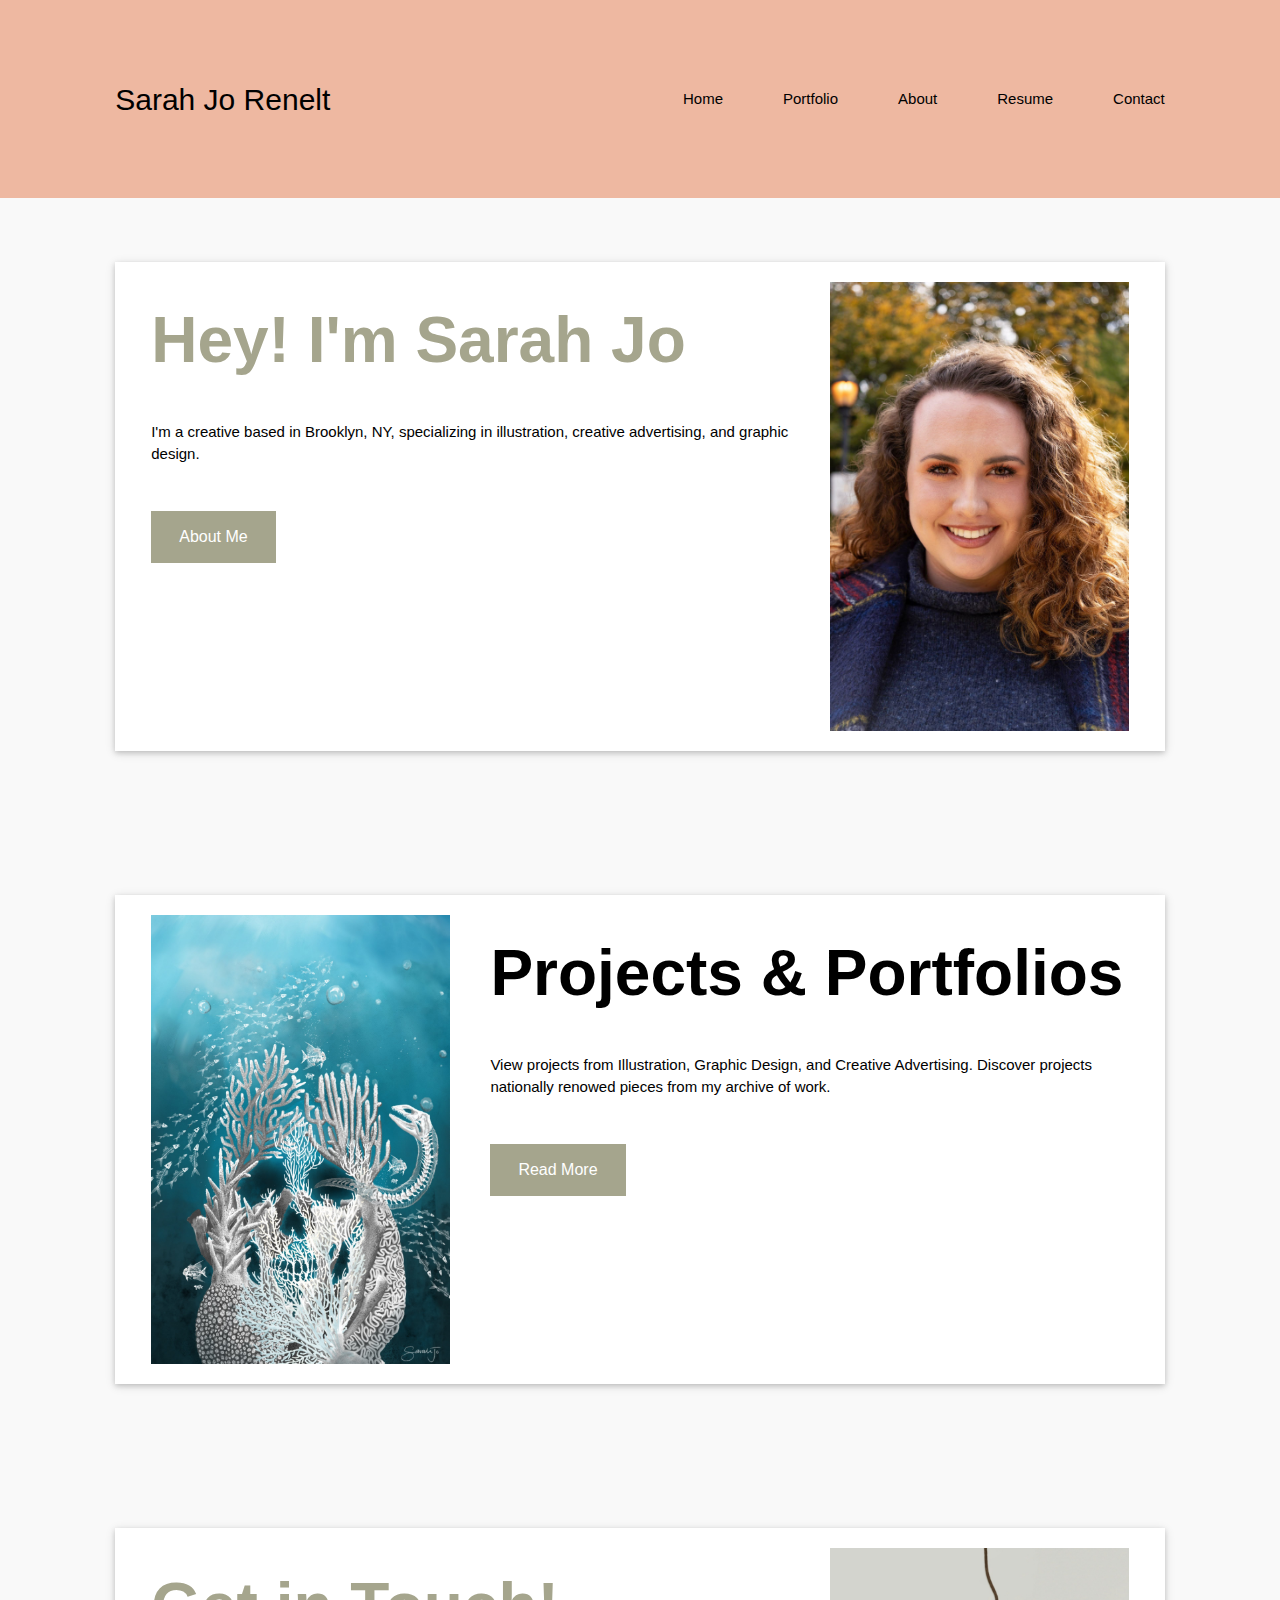
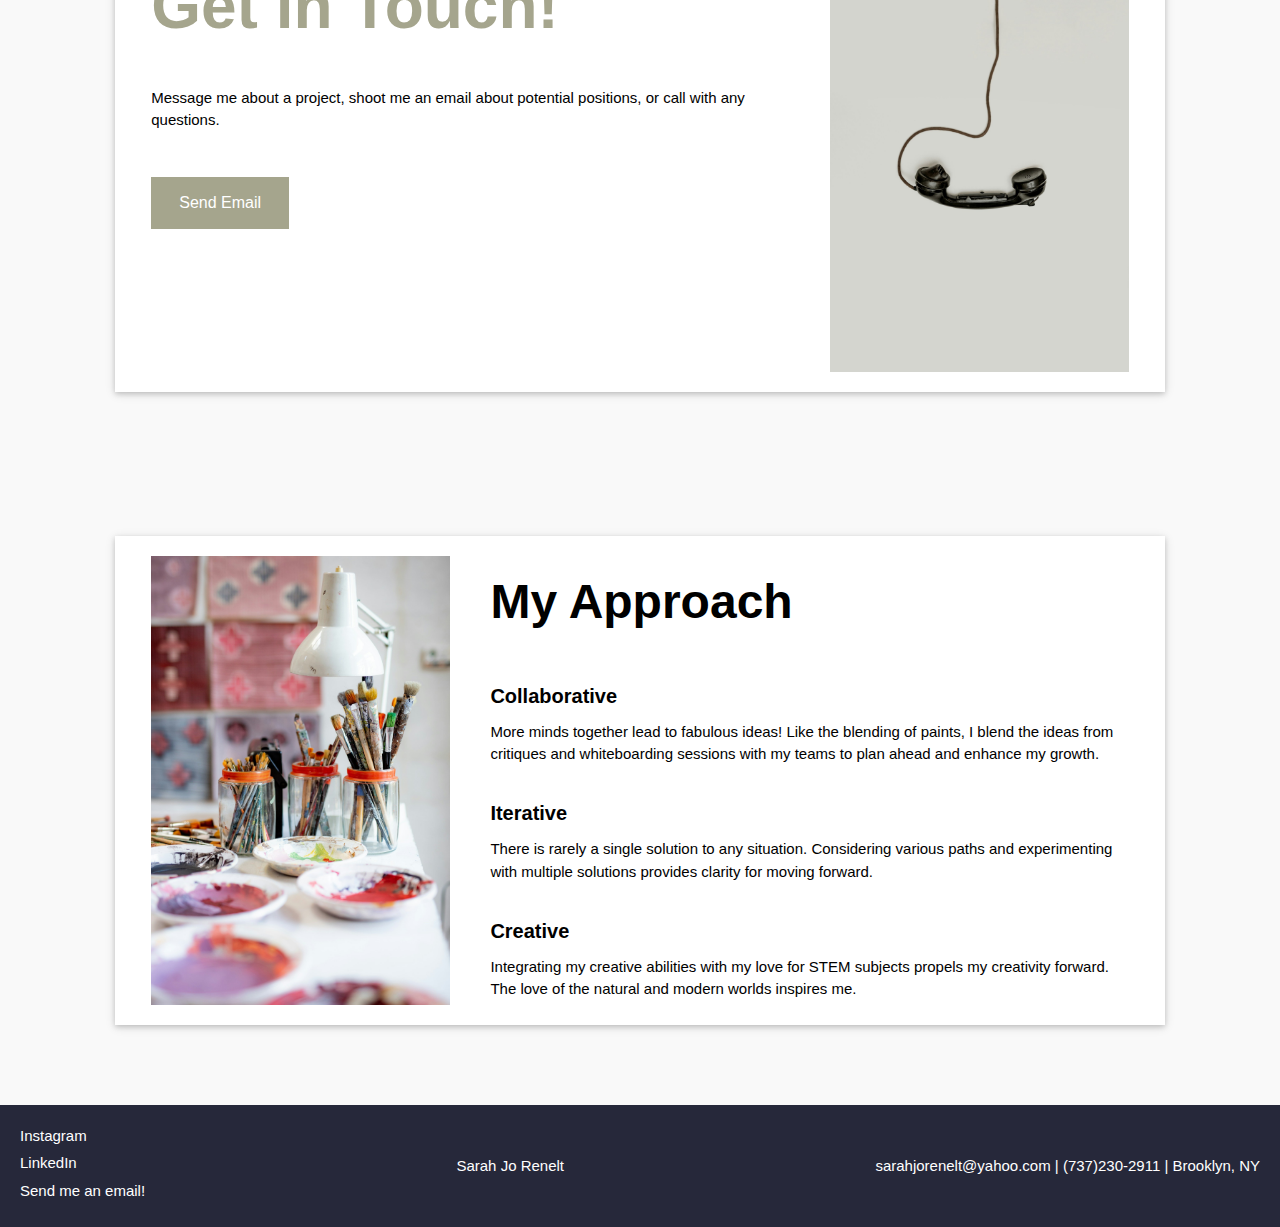
<file: Sarah Renelt Final/index.html>
<!DOCTYPE html>
<html lang="en">
<head>
  <meta charset="UTF-8">
  <meta name="viewport" content="width=device-width, initial-scale=1.0">
  <title>SarahJo's Portfolio</title>
  <link rel="stylesheet" href="styles.css">
  <link rel="stylesheet" href="https://www.w3schools.com/w3css/4/w3.css">
</head>
<body>

  <!-- Header -->
  <header>
    <div class="container"> 
        <nav class="navbar">
          <a href="index.html" class="nav-branding">Sarah Jo Renelt</a>
          <ul class="nav-menu">
            <li class="nav-item">
              <a href="index.html" class="nav-link">Home</a>
            </li>
            <li class="nav-item">
              <a href="portfolio.html" class="nav-link">Portfolio</a>
            </li>
            <li class="nav-item">
              <a href="about.html" class="nav-link">About</a>
            </li>
            <li class="nav-item">
              <a href="resume.html" class="nav-link">Resume</a>
            </li>
            <li class="nav-item">
              <a href="contact.html" class="nav-link">Contact</a>
            </li>
          </ul>
          <div class="hamburger">
            <span class="bar"></span>
            <span class="bar"></span>
            <span class="bar"></span>
          </div>
        </nav>
     </div>
   </header>

<!-- Introduction Section -->
<div class="container">
      <div class="w3-container w3-card w3-white w3-margin-bottom">
  <div class="row">
    <div class="column-66">
      <h1 class="xlarge-font" style="color:#a5a58d;"><b>Hey! I'm Sarah Jo</b></h1><br>
      <p>I'm a creative based in Brooklyn, NY, specializing in illustration, creative advertising, and graphic design.</p><br><br>
      <button class="button"><a href="about.html" class="nav-button"><style="background-color:#26283a">About Me</button>
    </div>
    <div class="column-33">
        <img src="assets/pic_of_me_1.jpeg" width="335" height="471">
        </div>
    </div>
  </div>
</div>


<!-- Projects & Portfolios -->
<div class="container">
<div class="w3-container w3-card w3-white w3-margin-bottom">
  <div class="row">
    <div class="column">
        <div class="column-33">
      <img src="assets/skull.jpg" width="335px" height="471px">
    </div>
   </div>
    <div class="column-66">
      <h1 class="xlarge-font"><b>Projects & Portfolios</b></h1><br>
      <p>View projects from Illustration, Graphic Design, and Creative Advertising. Discover projects nationally renowed pieces from my archive of work.</p><br><br>
      <button class="button"><a href="portfolio.html" class="nav-button"> <style="background-color:#26283a">Read More</button>
      </div>
    </div>
  </div>
</div>

<!-- Get in Touch -->
<div class="container">
      <div class="w3-container w3-card w3-white w3-margin-bottom">
  <div class="row">
    <div class="column-66">
      <h1 class="xlarge-font" style="color:#a5a58d;"><b>Get in Touch!</b></h1><br>
      <p>Message me about a project, shoot me an email about potential positions, or call with any questions.</p><br><br>
       <!-- Email Button -->
      <button class="button"><a href="mailto:sarahjorenelt@yahoo.com" class="email-button">Send Email</a></button> 
    </div>
    <div class="column-33">
        <img src="assets/phone.jpeg" width="335" height="471" >
    </div>
  </div>
</div>
</div>



  <!-- My Approach Section -->
  <div class="container">
  <div class="w3-container w3-card w3-white w3-margin-bottom">
  <div class="row">
    <div class="column">
        <div class="column-33">
      <img src="assets/approach_photo.jpeg" width="335px" height="471px">
    </div>
   </div>
    <div class="column-66">
      <h1 class="large-font"><b>My Approach</b></h1><br>
       <h4><b>Collaborative</b></h4>
      <p>More minds together lead to fabulous ideas! Like the blending of paints, I blend the ideas from critiques and whiteboarding sessions with my teams to plan ahead and enhance my growth.</p><br>
      <h4><b>Iterative</B></h4>
      <p>There is rarely a single solution to any situation. Considering various paths and experimenting with multiple solutions provides clarity for moving forward.</p><br>
      <h4><b>Creative</b></h4>
      <p>Integrating my creative abilities with my love for STEM subjects propels my creativity forward. The love of the natural and modern worlds inspires me.</p>
    </div>
  </div>
</div>
</div>
</section>

  <!-- Footer -->
  <footer class="footer">
    <div class="footer-links">
      <ul>
        <li><a href="https://www.instagram.com/sarahrenelt.art/">Instagram</a></li>
        <li><a href="https://www.linkedin.com/in/sarahrenelt">LinkedIn</a></li>
        <li><a href="mailto:sarahjorenelt@yahoo.com">Send me an email!</a></li>
      </ul>
    </div>
    <div class="footer-logo">Sarah Jo Renelt</div>
    <div class="footer-info">
      <p>sarahjorenelt@yahoo.com | (737)230-2911 | Brooklyn, NY</p>
    </div>
  </footer>
</body>
</html>
</file>
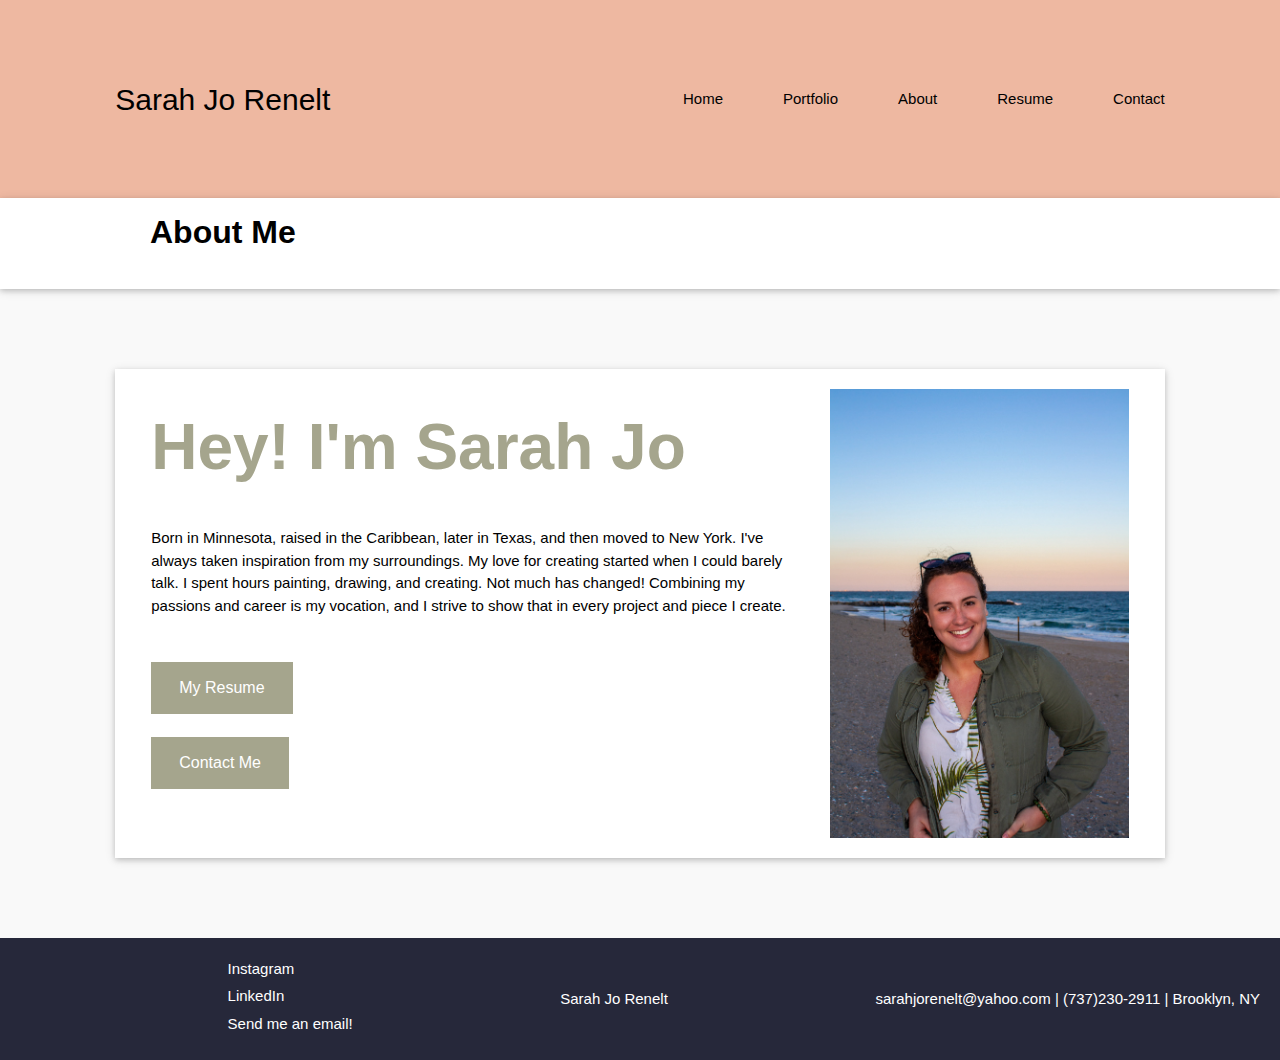
<file: Sarah Renelt Final/about.html>
<!DOCTYPE html>
<html lang="en">
<head>
  <meta charset="UTF-8">
  <meta name="viewport" content="width=device-width, initial-scale=1.0">
  <title>SarahJo's Portfolio</title>
  <link rel="stylesheet" href="styles.css">
  <link rel="stylesheet" href="https://www.w3schools.com/w3css/4/w3.css">
</head>
<body>

  <!-- Header -->
  <header>
	<div class="container"> 
		<nav class="navbar">
		  <a href="index.html" class="nav-branding">Sarah Jo Renelt</a>
		  <ul class="nav-menu">
			<li class="nav-item">
			  <a href="index.html" class="nav-link">Home</a>
			</li>
			<li class="nav-item">
			  <a href="portfolio.html" class="nav-link">Portfolio</a>
			</li>
			<li class="nav-item">
			  <a href="about.html" class="nav-link">About</a>
			</li>
			<li class="nav-item">
			  <a href="resume.html" class="nav-link">Resume</a>
			</li>
			<li class="nav-item">
			  <a href="contact.html" class="nav-link">Contact</a>
			</li>
		  </ul>
		  <div class="hamburger">
			<span class="bar"></span>
			<span class="bar"></span>
			<span class="bar"></span>
		  </div>
		</nav>
	 </div>
   </header>

   	<section class="projects" id="portfolio">
  <div class="w3-container w3-card w3-white w3-margin-bottom">
  <div class="w3-row-padding-32 w3-content">
	<h1 class="xlarge-font"><b>About Me</b></h1><br>
  </section>

 <!-- Introduction Section -->
<div class="container">
	  <div class="w3-container w3-card w3-white w3-margin-bottom">
  <div class="row">
	<div class="column-66">
	  <h1 class="xlarge-font" style="color:#a5a58d;"><b>Hey! I'm Sarah Jo</b></h1><br>
	  <p>Born in Minnesota, raised in the Caribbean, later in Texas, and then moved to New York. I've always taken inspiration from my surroundings.
	  My love for creating started when I could barely talk. I spent hours painting, drawing, and creating. Not much has changed! 
	  Combining my passions and career is my vocation, and I strive to show that in every project and piece I create.</p><br><br>
	  <button class="button"><a href="resume.html" class="nav-button"><style="background-color:#26283a">My Resume</button><br><br>
	  <button class="button"><a href="contact.html" class="nav-button"><style="background-color:#26283a">Contact Me</button><br>
	</div>
	<div class="column-33">
		<img src="assets/about2.jpg" width="335" height="471">
		</div>
	</div>
  </div>
  </div>


<!-- Footer -->
 <footer class="footer">
	<div class="footer-links">
	  <ul>
		<li><a href="https://www.instagram.com/sarahrenelt.art/">Instagram</a></li>
		<li><a href="https://www.linkedin.com/in/sarahrenelt">LinkedIn</a></li>
		<li><a href="mailto:sarahjorenelt@yahoo.com">Send me an email!</a></li>
	  </ul>
	</div>
	<div class="footer-logo">Sarah Jo Renelt</div>
	<div class="footer-info">
	  <p>sarahjorenelt@yahoo.com | (737)230-2911 | Brooklyn, NY</p>
	</div>
  </footer>
</body>
</html>
</file>
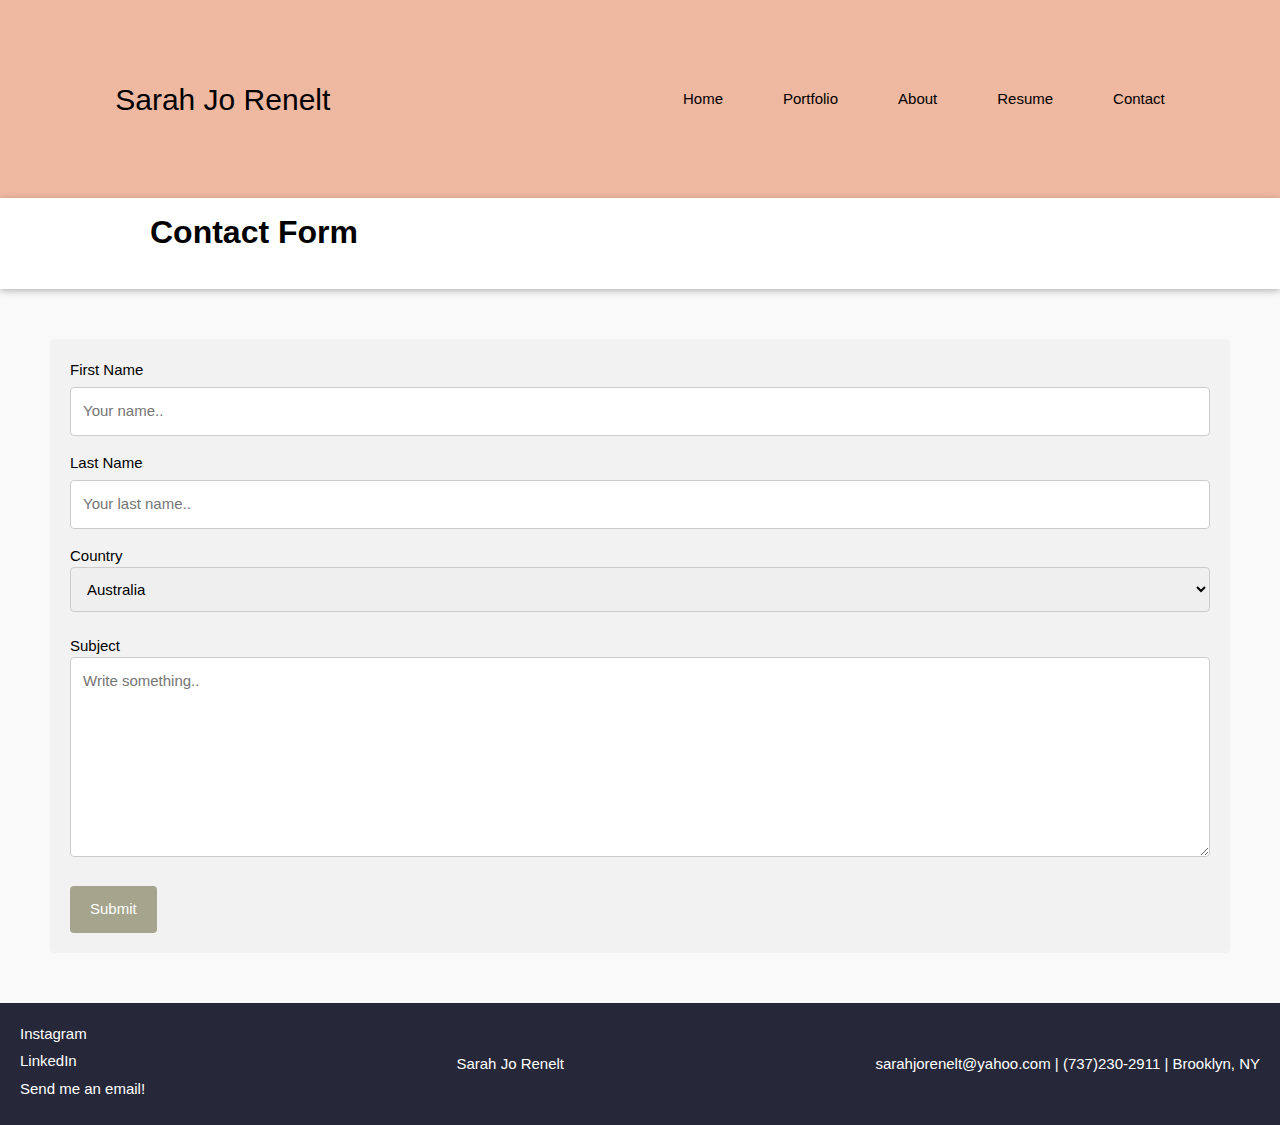
<file: Sarah Renelt Final/contact.html>
<!DOCTYPE html>
<html lang="en">
<head>
  <meta charset="UTF-8">
  <meta name="viewport" content="width=device-width, initial-scale=1.0">
  <title>SarahJo's Portfolio</title>
  <link rel="stylesheet" href="styles.css">
  <link rel="stylesheet" href="https://www.w3schools.com/w3css/4/w3.css">
</head>
<body>

  <!-- Header -->
  <header>
	<div class="container"> 
		<nav class="navbar">
		  <a href="index.html" class="nav-branding">Sarah Jo Renelt</a>
		  <ul class="nav-menu">
			<li class="nav-item">
			  <a href="index.html" class="nav-link">Home</a>
			</li>
			<li class="nav-item">
			  <a href="portfolio.html" class="nav-link">Portfolio</a>
			</li>
			<li class="nav-item">
			  <a href="about.html" class="nav-link">About</a>
			</li>
			<li class="nav-item">
			  <a href="resume.html" class="nav-link">Resume</a>
			</li>
			<li class="nav-item">
			  <a href="contact.html" class="nav-link">Contact</a>
			</li>
		  </ul>
		  <div class="hamburger">
			<span class="bar"></span>
			<span class="bar"></span>
			<span class="bar"></span>
		  </div>
		</nav>
	 </div>
   </header>

	<section class="projects" id="portfolio">
  <div class="w3-container w3-card w3-white w3-margin-bottom">
  <div class="w3-row-padding-32 w3-content">
	<h1 class="xlarge-font"><b>Contact Form</b></h1><br>
  </section>

   <!-- Contact Form -->
  <div class="container2">
	<form action="action_page.php">
  
	  <label for="fname">First Name</label> <br>
	  <input type="text" id="fname" name="firstname" placeholder="Your name.."> <br>
  
	  <label for="lname">Last Name</label> <br>
	  <input type="text" id="lname" name="lastname" placeholder="Your last name.."><br>
  
	  <label for="country">Country</label> <br>
	  <select id="country" name="country">
		<option value="australia">Australia</option>
		<option value="canada">Canada</option>
		<option value="usa">USA</option>
	  </select> <br><br>
  
	  <label for="subject">Subject</label> <br>
	  <textarea id="subject" name="subject" placeholder="Write something.." style="height:200px"></textarea><br><br>
  
	  <input type="submit" value="Submit">
  
	</form>
  </div>



  <!-- Footer -->
  <footer class="footer">
	<div class="footer-links">
	  <ul>
		<li><a href="https://www.instagram.com/sarahrenelt.art/">Instagram</a></li>
		<li><a href="https://www.linkedin.com/in/sarahrenelt">LinkedIn</a></li>
		<li><a href="mailto:sarahjorenelt@yahoo.com">Send me an email!</a></li>
	  </ul>
	</div>
	<div class="footer-logo">Sarah Jo Renelt</div>
	<div class="footer-info">
	  <p>sarahjorenelt@yahoo.com | (737)230-2911 | Brooklyn, NY</p>
	</div>
  </footer>
</body>
</html>
</file>
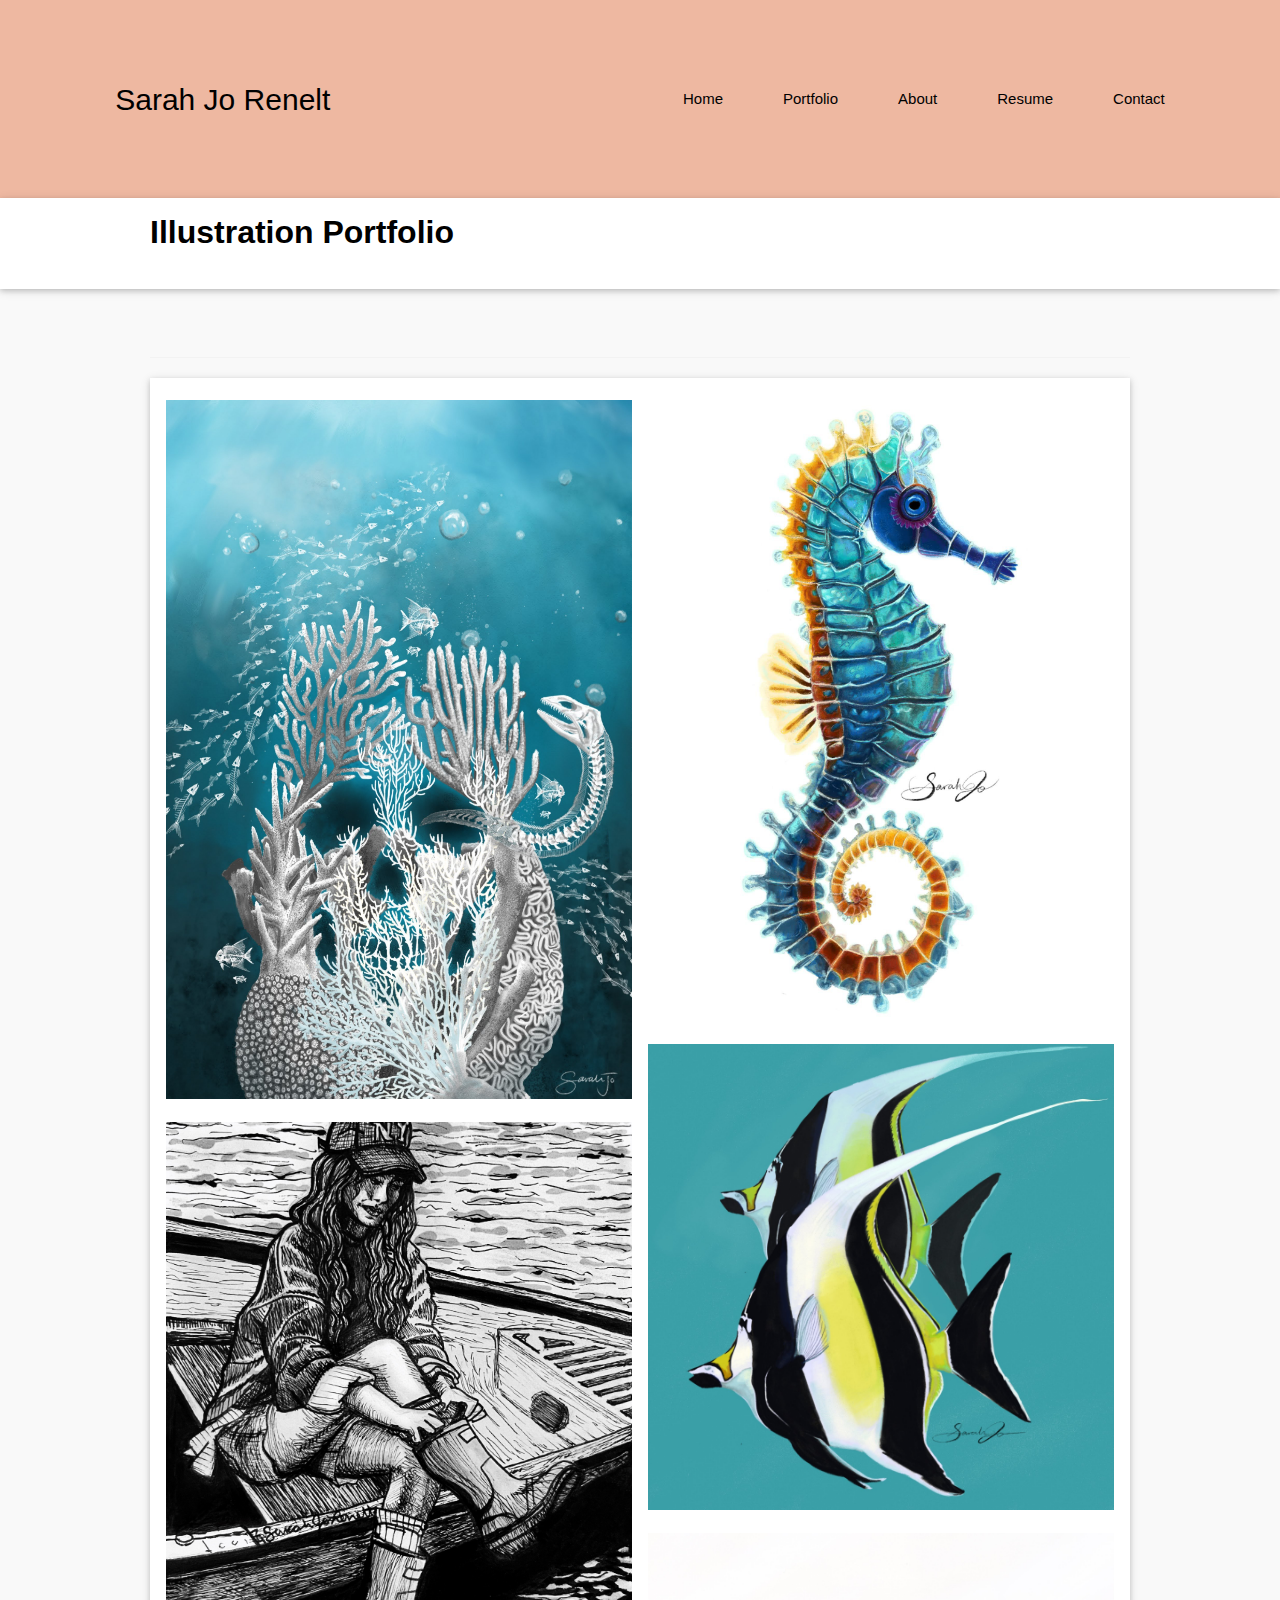
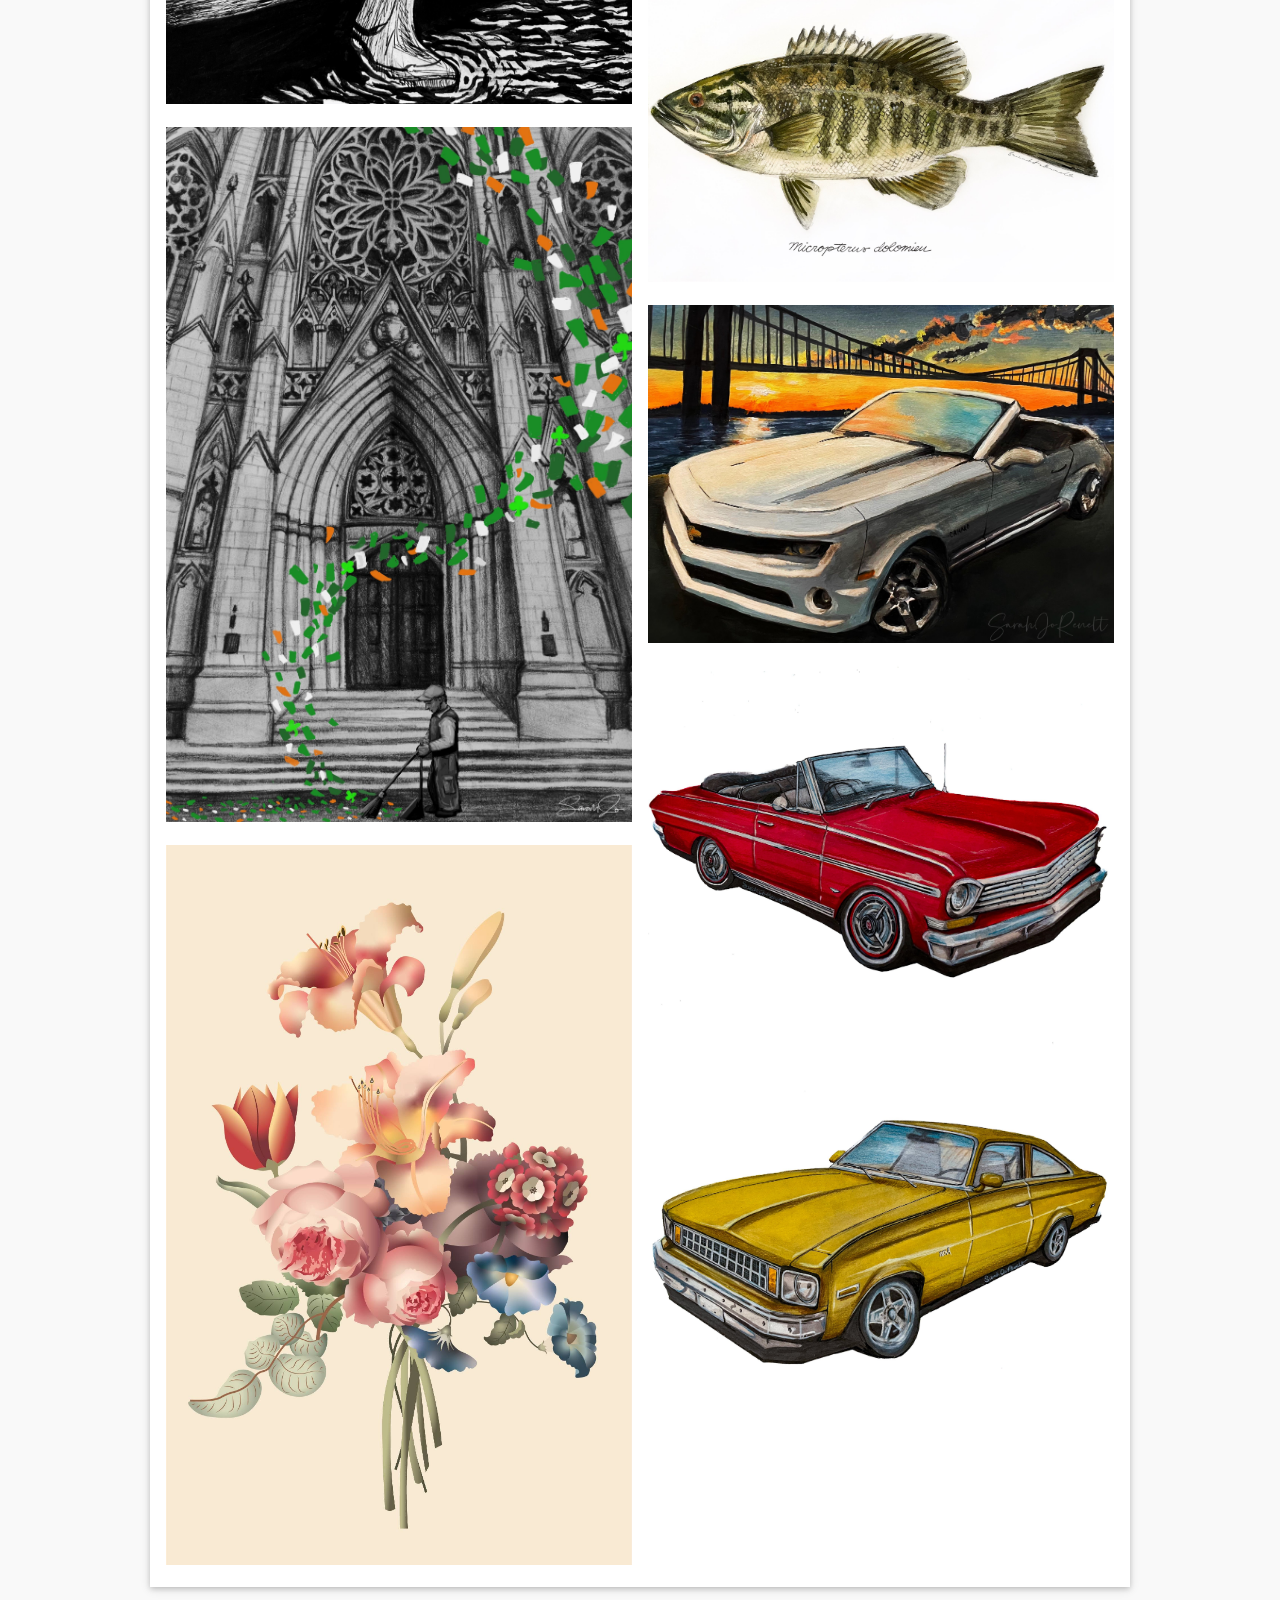
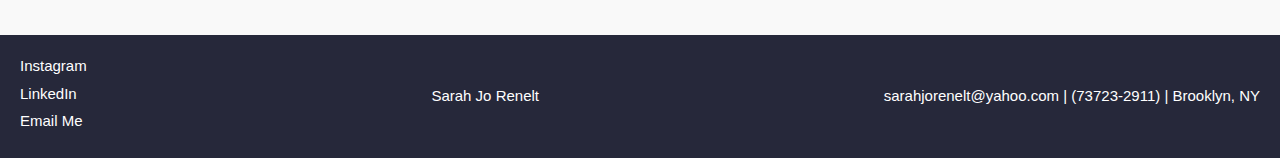
<file: Sarah Renelt Final/portfolio.html>
<!DOCTYPE html>
<html lang="en">
<head>
  <meta charset="UTF-8">
  <meta name="viewport" content="width=device-width, initial-scale=1.0">
  <title>SarahJo's Portfolio</title>
  <link rel="stylesheet" href="styles.css">
  <link rel="stylesheet" href="https://www.w3schools.com/w3css/4/w3.css">
</head>
<body>

  <!-- Header -->
  <header>
	<div class="container"> 
		<nav class="navbar">
		  <a href="index.html" class="nav-branding">Sarah Jo Renelt</a>
		  <ul class="nav-menu">
			<li class="nav-item">
			  <a href="index.html" class="nav-link">Home</a>
			</li>
			<li class="nav-item">
			  <a href="portfolio.html" class="nav-link">Portfolio</a>
			</li>
			<li class="nav-item">
			  <a href="about.html" class="nav-link">About</a>
			</li>
			<li class="nav-item">
			  <a href="resume.html" class="nav-link">Resume</a>
			</li>
			<li class="nav-item">
			  <a href="contact.html" class="nav-link">Contact</a>
			</li>
		  </ul>
		  <div class="hamburger">
			<span class="bar"></span>
			<span class="bar"></span>
			<span class="bar"></span>
		  </div>
		</nav>
	 </div>
   </header>

  <!-- Projects & Portfolios -->
  <section class="projects" id="portfolio">
  <div class="w3-container w3-card w3-white w3-margin-bottom">
  <div class="w3-row-padding-32 w3-content">
	<h1 class="xlarge-font"><b>Illustration Portfolio</b></h1><br>
  </section>

   <!-- Portfolio Section -->
  <div class="w3-padding-32 w3-content" id="portfolio">
	<hr class="w3-opacity">

	<!-- Grid for photos -->
	<div class="w3-container w3-card w3-white w3-margin-bottom">
	<div class="w3-row-padding" style="margin:0 -16px">
	  <div class="w3-half"> <br>
		<img src="assets/skull.jpg" style="width:100%"><br>
		<img src="assets/boots.JPG" style="width:100%"><br>
		<img src="assets/saint_pats.jpeg" style="width:100%"><br>
		<img src="assets/boquet.jpeg" style="width:100%"><br>
	  </div>

	  <div class="w3-half"> <br>
		<img src="assets/seahorse.jpeg" style="width:100%"><br>
		<img src="assets/moorish_idols.jpeg" style="width:100%"><br>
		<img src="assets/bass_3.jpeg" style="width:100%"><br>
		<img src="assets/camaro.jpg" style="width:100%"><br>
		<img src="assets/red_car.jpeg" style="width:100%"><br>
		<img src="assets/yellow_car.jpeg" style="width:100%"><br>
		
	  </div>
	  </div>
	<!-- End photo grid -->
	</div>
  <!-- End Portfolio Section -->
  </div>


  <!-- Footer -->
  <footer class="footer">
	<div class="footer-links">
	  <ul>
		<li><a href="https://www.instagram.com/sarahrenelt.art/" class="cta-button">Instagram</a></li>
		<li><a href="https://www.linkedin.com/in/sarahrenelt" class="cta-button">LinkedIn</a></li>
		<li><a href="mailto:sarahjorenelt@yahoo.com" class="cta-button">Email Me</a></li>
	  </ul>
	</div>
	<div class="footer-logo">Sarah Jo Renelt</div>
	<div class="footer-info">
	  <p>sarahjorenelt@yahoo.com | (73723-2911) | Brooklyn, NY</p>
	</div>
  </footer>

</body>
</html>
</file>
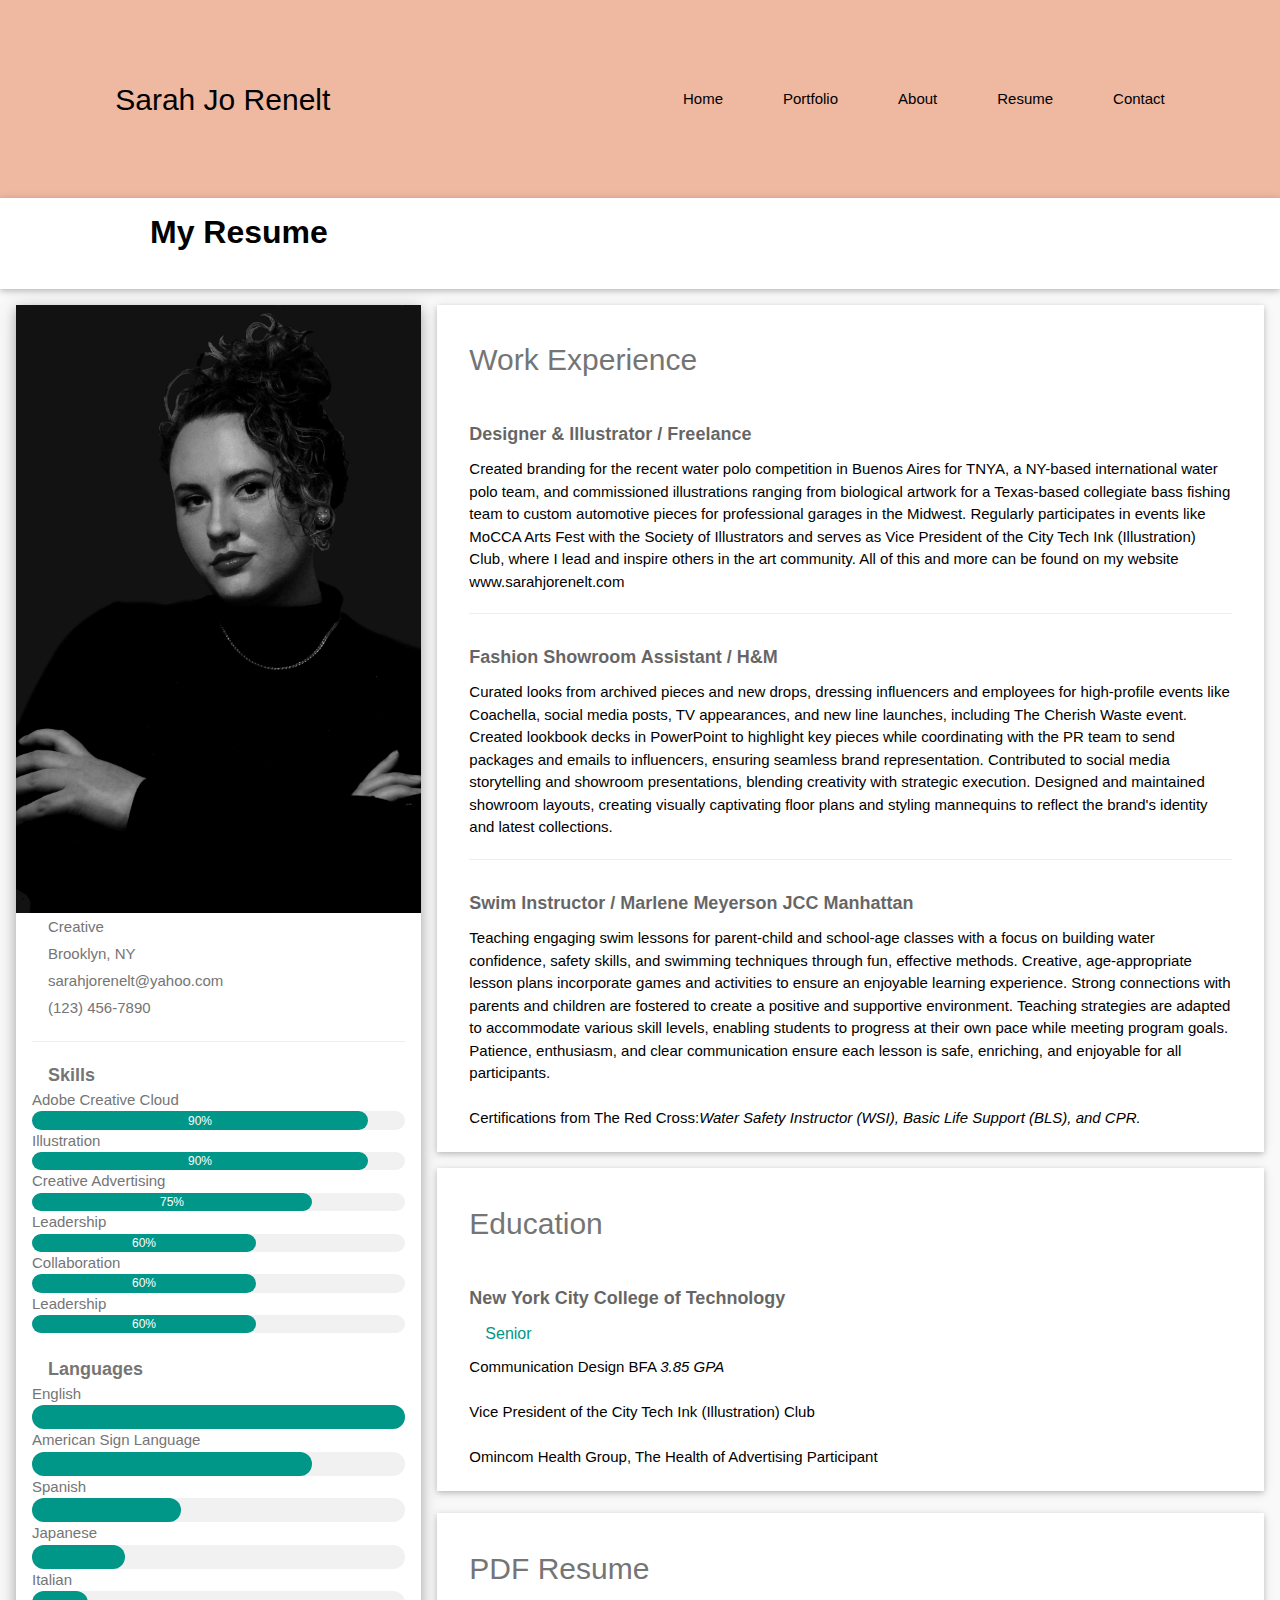
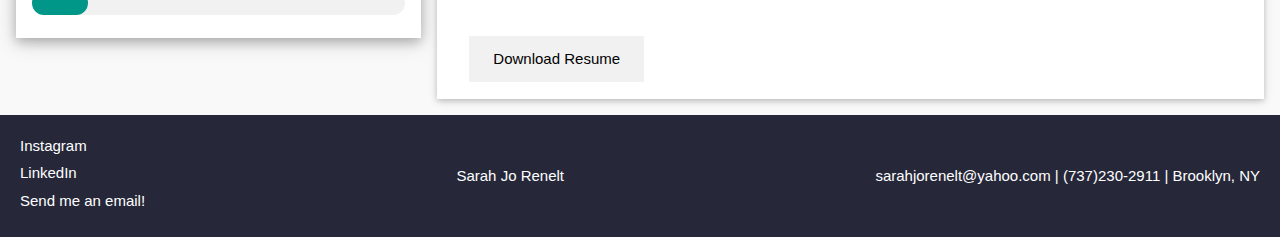
<file: Sarah Renelt Final/resume.html>
﻿<!DOCTYPE html>
<html lang="en">
<head>
  <meta charset="UTF-8">
  <meta name="viewport" content="width=device-width, initial-scale=1.0">
  <title>SarahJo's Portfolio</title>
  <link rel="stylesheet" href="styles.css">
  <link rel="stylesheet" href="https://www.w3schools.com/w3css/4/w3.css">
</head>
<body>

  <!-- Header -->
  <header>
	<div class="container"> 
		<nav class="navbar">
		  <a href="index.html" class="nav-branding">Sarah Jo Renelt</a>
		  <ul class="nav-menu">
			<li class="nav-item">
			  <a href="index.html" class="nav-link">Home</a>
			</li>
			<li class="nav-item">
			  <a href="portfolio.html" class="nav-link">Portfolio</a>
			</li>
			<li class="nav-item">
			  <a href="about.html" class="nav-link">About</a>
			</li>
			<li class="nav-item">
			  <a href="resume.html" class="nav-link">Resume</a>
			</li>
			<li class="nav-item">
			  <a href="contact.html" class="nav-link">Contact</a>
			</li>
		  </ul>
		  <div class="hamburger">
			<span class="bar"></span>
			<span class="bar"></span>
			<span class="bar"></span>
		  </div>
		</nav>
	 </div>
   </header>

	<section class="projects" id="portfolio">
  <div class="w3-container w3-card w3-white w3-margin-bottom">
  <div class="w3-row-padding-32 w3-content">
	<h1 class="xlarge-font"><b>My Resume</b></h1><br>
  </section>

  <!-- Page Container -->
<div class="w3-content w3-margin-top" style="max-width:1400px;">

  <!-- The Grid -->
  <div class="w3-row-padding">
  
	<!-- Left Column -->
	<div class="w3-third">
	
	  <div class="w3-white w3-text-grey w3-card-4">
		<div class="w3-display-container">
		  <img src="assets/about_pic.jpg" style="width:100%" alt="Avatar">
		  <div class="w3-display-bottomleft w3-container w3-text-black">
			<h2>Sarah Jo Renelt</h2>
		  </div>
		</div>
		<div class="w3-container">
		  <p><i class="fa fa-briefcase fa-fw w3-margin-right w3-large w3-text-teal"></i>Creative</p>
		  <p><i class="fa fa-home fa-fw w3-margin-right w3-large w3-text-teal"></i>Brooklyn, NY</p>
		  <p><i class="fa fa-envelope fa-fw w3-margin-right w3-large w3-text-teal"></i>sarahjorenelt@yahoo.com</p>
		  <p><i class="fa fa-phone fa-fw w3-margin-right w3-large w3-text-teal"></i>(123) 456-7890</p>
		  <hr>

		  <p class="w3-large"><b><i class="fa fa-asterisk fa-fw w3-margin-right w3-text-teal"></i>Skills</b></p>
		  <p>Adobe Creative Cloud</p>
		  <div class="w3-light-grey w3-round-xlarge w3-small">
			<div class="w3-container w3-center w3-round-xlarge w3-teal" style="width:90%">90%</div>
		  </div>
		  <p>Illustration</p>
		  <div class="w3-light-grey w3-round-xlarge w3-small">
			<div class="w3-container w3-center w3-round-xlarge w3-teal" style="width:90%">
			  <div class="w3-center w3-text-white">90%</div>
			</div>
		  </div>
		  <p>Creative Advertising</p>
		  <div class="w3-light-grey w3-round-xlarge w3-small">
			<div class="w3-container w3-center w3-round-xlarge w3-teal" style="width:75%">75%</div>
		  </div>
		  <p>Leadership</p>
		  <div class="w3-light-grey w3-round-xlarge w3-small">
			<div class="w3-container w3-center w3-round-xlarge w3-teal" style="width:60%">60%</div>
		  </div>
		  <p>Collaboration</p>
		  <div class="w3-light-grey w3-round-xlarge w3-small">
			<div class="w3-container w3-center w3-round-xlarge w3-teal" style="width:60%">60%</div>
		  </div>
		  <p>Leadership</p>
		  <div class="w3-light-grey w3-round-xlarge w3-small">
			<div class="w3-container w3-center w3-round-xlarge w3-teal" style="width:60%">60%</div>
		  </div>
		  <br>

		  <p class="w3-large w3-text-theme"><b><i class="fa fa-globe fa-fw w3-margin-right w3-text-teal"></i>Languages</b></p>
		  <p>English</p>
		  <div class="w3-light-grey w3-round-xlarge">
			<div class="w3-round-xlarge w3-teal" style="height:24px;width:100%"></div>
		  </div>
		  <p>American Sign Language</p>
		  <div class="w3-light-grey w3-round-xlarge">
			<div class="w3-round-xlarge w3-teal" style="height:24px;width:75%"></div>
		  </div>
		  <p>Spanish</p>
		  <div class="w3-light-grey w3-round-xlarge">
			<div class="w3-round-xlarge w3-teal" style="height:24px;width:40%"></div>
			</div>
		  <p>Japanese</p>
		  <div class="w3-light-grey w3-round-xlarge">
			<div class="w3-round-xlarge w3-teal" style="height:24px;width:25%"></div>
		  </div>
		  <p>Italian</p>
		  <div class="w3-light-grey w3-round-xlarge">
			<div class="w3-round-xlarge w3-teal" style="height:24px;width:15%"></div>
			</div>
		  <br>
		</div>
	  </div><br>

	<!-- End Left Column -->
	</div>

	<!-- Right Column -->
	<div class="w3-twothird">
	
	  <div class="w3-container w3-card w3-white w3-margin-bottom">
		<h2 class="w3-text-grey w3-padding-16"><i class="fa fa-suitcase fa-fw w3-margin-right w3-xxlarge w3-text-teal"></i>Work Experience</h2>
		<div class="w3-container">
		  <h5 class="w3-opacity"><b>Designer & Illustrator / Freelance </b></h5>
		  <p>Created branding for the recent water polo competition in Buenos Aires for TNYA, a NY-based international water polo team,
and commissioned illustrations ranging from biological artwork for a Texas-based collegiate bass fishing team to custom
automotive pieces for professional garages in the Midwest. Regularly participates in events like MoCCA Arts Fest with the Society
of Illustrators and serves as Vice President of the City Tech Ink (Illustration) Club, where I lead and inspire others in the art
community. All of this and more can be found on my website www.sarahjorenelt.com<hr>
		</div>
		<div class="w3-container">
		  <h5 class="w3-opacity"><b>Fashion Showroom Assistant / H&M </b></h5>
		  <p>Curated looks from archived pieces and new drops, dressing influencers and employees for high-profile events like Coachella,
social media posts, TV appearances, and new line launches, including The Cherish Waste event. Created lookbook decks in
PowerPoint to highlight key pieces while coordinating with the PR team to send packages and emails to influencers, ensuring
seamless brand representation. Contributed to social media storytelling and showroom presentations, blending creativity with
strategic execution. Designed and maintained showroom layouts, creating visually captivating floor plans and styling mannequins
to reflect the brand's identity and latest collections.<hr>
		</div>
		<div class="w3-container">
		  <h5 class="w3-opacity"><b>Swim Instructor / Marlene Meyerson JCC Manhattan</b></h5>
		  <p>Teaching engaging swim lessons for parent-child and school-age classes with a focus on building water confidence, safety skills,
and swimming techniques through fun, effective methods. Creative, age-appropriate lesson plans incorporate games and activities
to ensure an enjoyable learning experience. Strong connections with parents and children are fostered to create a positive and
supportive environment. Teaching strategies are adapted to accommodate various skill levels, enabling students to progress at
their own pace while meeting program goals. Patience, enthusiasm, and clear communication ensure each lesson is safe, enriching,
and enjoyable for all participants.</p><br>
		   <p>Certifications from The Red Cross:<i>Water Safety Instructor (WSI), Basic Life Support (BLS), and CPR.</I></P><br>
		</div>
	  </div>

	  <div class="w3-container w3-card w3-white">
		<h2 class="w3-text-grey w3-padding-16"><i class="fa fa-certificate fa-fw w3-margin-right w3-xxlarge w3-text-teal"></i>Education</h2>
		<div class="w3-container">
		  <h5 class="w3-opacity"><b>New York City College of Technology</b></h5>
		  <h6 class="w3-text-teal"><i class="fa fa-calendar fa-fw w3-margin-right"></i>Senior</h6>
		  <p>Communication Design BFA <i>3.85 GPA</i></p><br>
		  <p>Vice President of the City Tech Ink (Illustration) Club</p><br>
		  <p>Omincom Health Group, The Health of Advertising Participant</p><br>
		</div>
		</div><br>

	  <div class="w3-container w3-card w3-white w3-margin-bottom">
		<h2 class="w3-text-grey w3-padding-16"><i class="fa fa-suitcase fa-fw w3-margin-right w3-xxlarge w3-text-teal"></i>PDF Resume</h2>
		<div class="w3-container">
	 <a href="https://drive.google.com/file/d/1g-_NL5vz7GIGV1muYXYQNn3yBSu3NKkd/view?usp=sharing" download>
	 <button class="w3-button w3-light-grey w3-padding-large w3-section">
	  <i class="fa fa-download"></i> Download Resume </button> <br> </a>
		 </div>
		 </div>

	<!-- End Right Column -->
	</div>
	
  <!-- End Grid -->
  </div>
  
  <!-- End Page Container -->
</div>

	 <!-- Footer -->
  <footer class="footer">
	<div class="footer-links">
	  <ul>
		<li><a href="https://www.instagram.com/sarahrenelt.art/">Instagram</a></li>
		<li><a href="https://www.linkedin.com/in/sarahrenelt">LinkedIn</a></li>
		<li><a href="mailto:sarahjorenelt@yahoo.com">Send me an email!</a></li>
	  </ul>
	</div>
	<div class="footer-logo">Sarah Jo Renelt</div>
	<div class="footer-info">
	  <p>sarahjorenelt@yahoo.com | (737)230-2911 | Brooklyn, NY</p>
	</div>
  </footer>
</body>
</html>
</file>
<file: Sarah Renelt Final/styles.css>
/* Global Styles */
* {
    margin: 0;
    padding: 0;
    box-sizing: border-box;
  }
  
  body {
    font-family: Arial, sans-serif;
    line-height: 1.6;
    color: black;
    background-color: #f9f9f9;
  }
  
  /* Header */
  
  header{
    background-color:  #eeb8a1; /* Light Peach */
  }
  
  li{
    list-style: none;
  }
  
  a{
    color: white;
    text-decoration: none;
  }
  
  .container{
    max-width: 1224px;
    width: 92%;
    margin: 0 auto;
  }
  
  .navbar{
    min-height: 70px;
    display: flex;
    justify-content: space-between;
    align-items: center;
  }
  
  .nav-branding{
    font-size: 2rem;
  }
  
  .nav-menu{
      position: sticky;
    display: flex;
    justify-content: space-between;
    align-items: center;
    gap: 60px;
  }
  
  .nav-link{
    transition: 0.3s ease-out;
  }
  
  .nav-link:hover{
    color: #606041; /* Dark Olive Green */
  }
  
  .hamburger{
    display: none;
    cursor: pointer;
  }
  
  .bar{
    display: block;
    width: 25px;
    height: 3px;
    margin: 5px auto;
    -webkit-transition: all 0.3s ease;
    transition: all 0.3s ease;
    background-color: white;
  }
  
  @media(max-width:1024px){
    .hamburger{
      display: block;
    }
  
    .hamburger.active .bar:nth-child(2){
      opacity: 0;
    }
    .hamburger.active .bar:nth-child(1){
      transform: translateY(8px) rotate(45deg);
    }
    .hamburger.active .bar:nth-child(3){
      transform: translateY(-8px) rotate(-45deg);
    }
  
    .nav-menu{
      position: fixed;
      left: -100%;
      top: 70px;
      gap: 0;
      flex-direction: column;
      background-color: #262626;
      width: 100%;
      text-align: center;
      transition: 0.3s;
    }
  
    .nav-item{
      margin: 16px 0;
    }
  
    .nav-menu.active{
      left: 0;
    }
  }
  
  
 /* Introduction Section */


.container {
  padding: 64px;
}

.row:after {
  content: "";
  display: table;
  clear: both
}

.column-66 {
  float: left;
  width: 66.66666%;
  padding: 20px;
}

.column-33 {
  float: left;
  width: 33.33333%;
  padding: 20px;
}

.large-font {
  font-size: 48px;
}

.xlarge-font {
  font-size: 64px
}

.button {
  border: none;
  color: white;
  padding: 14px 28px;
  font-size: 16px;
  cursor: pointer;
  background-color: #a5a58d; /* Muted Olive Green */;
}

img {
  display: block;
  height: auto;
  max-width: 100%;
}

@media screen and (max-width: 1000px) {
  .column-66,
  .column-33 {
    width: 100%;
    text-align: center;
  }
  img {
    margin: auto;
  }
}

/* Projects Section */

  
  .projects h1 {
    font-size: 32px;
    margin-bottom: 10px;
  }
  
  .projects p {
    font-size: 18px;
    margin-bottom: 20px;
  }
  
 

  * {box-sizing:border-box}


  
  /* My Approach Section */
.my-approach {
  display: flex;
  justify-content: space-between;
  /* align-items: center; */
  padding: 40px;
  background-color: #a5a58d; /* Muted Olive Green */
  color: white;
}

.approach-text {
  flex: 1;
 padding: 0 50px 0 0;
}

.approach-photo {
  object-fit: cover;
  /* width: 50%; */
  /* height: 200px; */
}

h4 {
  font-size: 20px;
}
  
  
  /* Footer */
  .footer {
    display: flex;
    justify-content: space-between;
    align-items: center;
    padding: 20px;
    background-color: #26283a; /* Dark Blue */
    color: white;
  }
  
  .footer-links ul {
    list-style: none;
  }
  
  .footer-links ul li {
    margin-bottom: 5px;
  }
  
  .footer-links a {
    text-decoration: none;
    color: white;
  }
  

 /* Header */
 * {
    padding: 0;
    margin: 0;
  }
  
  header{
    background-color:  #eeb8a1; /* Light Peach */
  }
  
  li{
    list-style: none;
  }
  
  a{
    color: white;
    text-decoration: none;
  }
  
  .container{
    max-width: 1224px;
    width: 92%;
    margin: 0 auto;
  }
  
  .navbar{
    min-height: 70px;
    display: flex;
    justify-content: space-between;
    align-items: center;
  }
  
  .nav-branding{
    font-size: 2rem;
  }
  
  .nav-menu{
    display: flex;
    justify-content: space-between;
    align-items: center;
    gap: 60px;
  }
  
  .nav-link{
    transition: 0.3s ease-out;
  }
  
  .nav-link:hover{
    color: #606041; /* Dark Olive Green */
  }
  
  .hamburger{
    display: none;
    cursor: pointer;
  }
  
  .bar{
    display: block;
    width: 25px;
    height: 3px;
    margin: 5px auto;
    -webkit-transition: all 0.3s ease;
    transition: all 0.3s ease;
    background-color: white;
  }
  
  @media(max-width:1024px){
    .hamburger{
      display: block;
    }
  
    .hamburger.active .bar:nth-child(2){
      opacity: 0;
    }
    .hamburger.active .bar:nth-child(1){
      transform: translateY(8px) rotate(45deg);
    }
    .hamburger.active .bar:nth-child(3){
      transform: translateY(-8px) rotate(-45deg);
    }
  
    .nav-menu{
      position: fixed;
      left: -100%;
      top: 70px;
      gap: 0;
      flex-direction: column;
      background-color: #262626;
      width: 100%;
      text-align: center;
      transition: 0.3s;
    }
  
    .nav-item{
      margin: 16px 0;
    }
  
    .nav-menu.active{
      left: 0;
    }
  }
  

  /* Contact Form */

input[type=text], select, textarea {
    width: 100%; 
    padding: 12px;
    border: 1px solid #ccc; /* Gray border */
    border-radius: 4px; /* Rounded borders */
    box-sizing: border-box; 
    margin-top: 6px;
    margin-bottom: 16px; 
    resize: vertical 
  }
  
  /* submit button */
  input[type=submit] {
    background-color: #a5a58d; /* Muted Olive Green */
    color: white;
    padding: 12px 20px;
    border: none;
    border-radius: 4px;
    cursor: pointer;
  }
  
  /* When moving the mouse over the submit button, add a darker green color */
  input[type=submit]:hover {
    background-color:  #606041; /* Dark Olive Green */
  }
  
  /* Add a background color and some padding around the form */
  .container2 {
    border-radius: 5px;
    background-color: #f2f2f2;
    padding: 20px;
    margin: 50px;
  }


   /* Footer */
   .footer {
    display: flex;
    justify-content: space-between;
    align-items: center;
    padding: 20px;
    background-color: #26283a; /* Dark Blue */
    color: white;
  }
  
  .footer-links ul {
    list-style: none;
  }
  
  .footer-links ul li {
    margin-bottom: 5px;
  }
  
  .footer-links a {
    text-decoration: none;
    color: white;
  }
</file>
